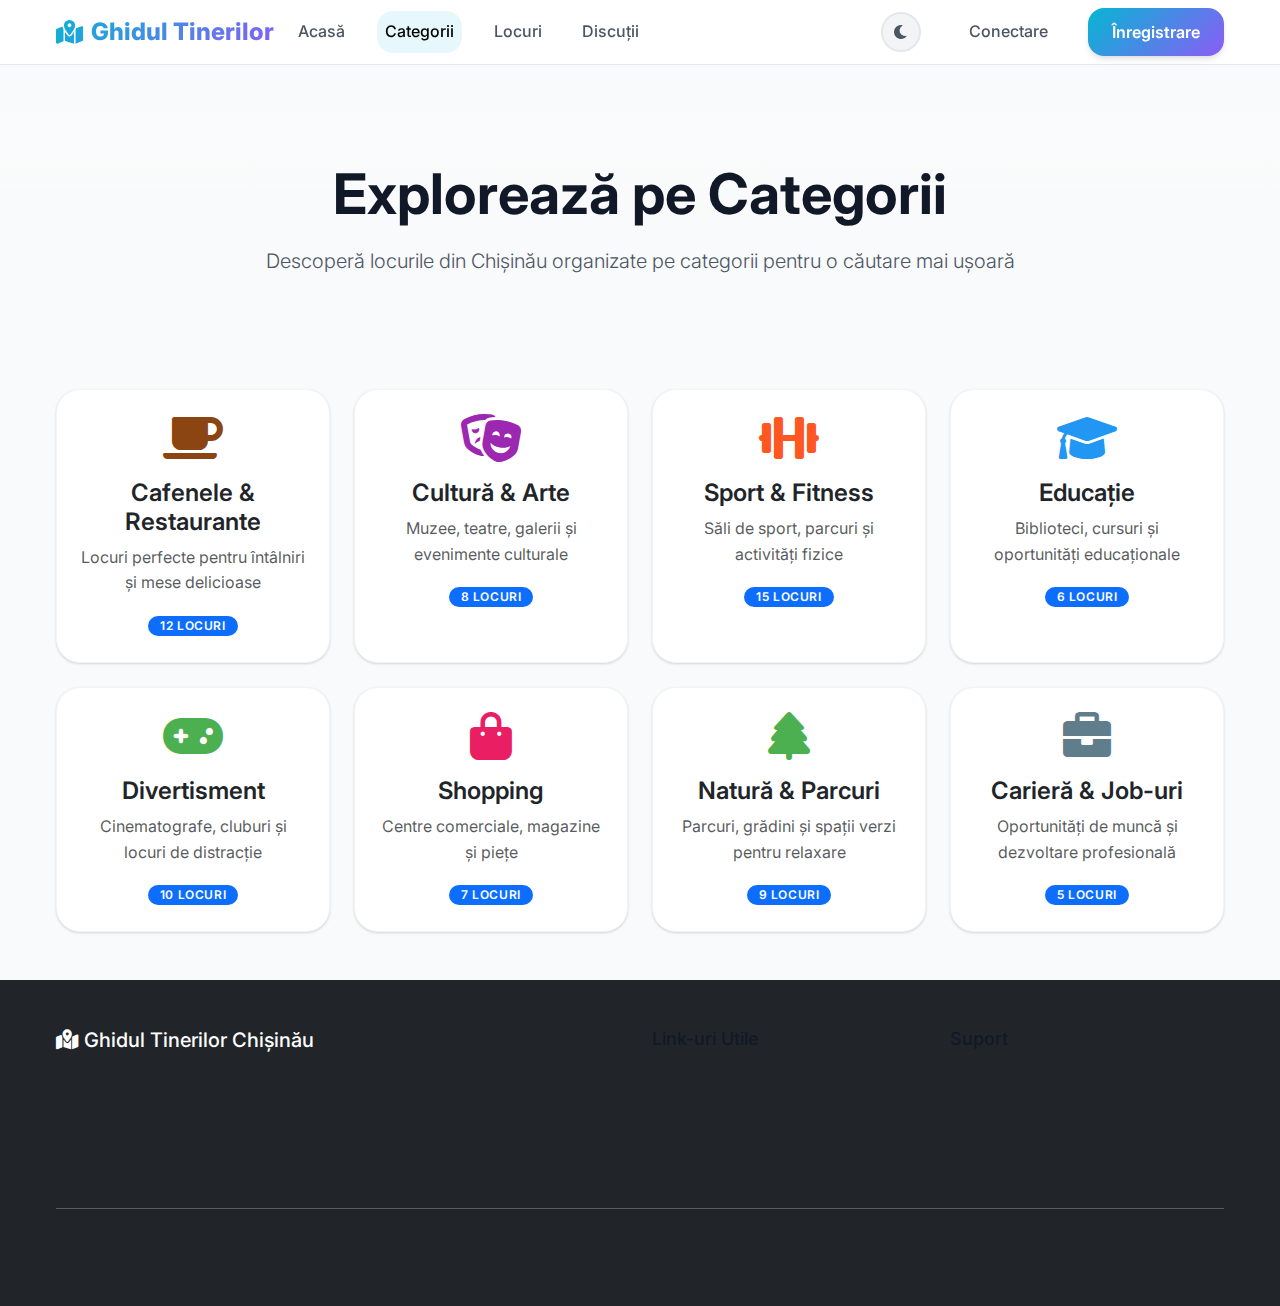
<file: chisinau-youth-guide/categories.html>
<!DOCTYPE html>
<html lang="ro">
<head>
    <meta charset="UTF-8">
    <meta name="viewport" content="width=device-width, initial-scale=1.0">
    <title>Categorii - Ghidul Tinerilor Chișinău</title>
    
    <link href="https://cdn.jsdelivr.net/npm/bootstrap@5.3.0/dist/css/bootstrap.min.css" rel="stylesheet">
    <link href="https://cdnjs.cloudflare.com/ajax/libs/font-awesome/6.0.0/css/all.min.css" rel="stylesheet">
    <link href="assets/css/style.css" rel="stylesheet">
</head>
<body>
    <!-- Navigation -->
    <nav class="navbar navbar-expand-lg fixed-top">
        <div class="container">
            <a class="navbar-brand" href="index.html">
                <i class="fas fa-map-marked-alt"></i>
                Ghidul Tinerilor
            </a>
            
            <button class="navbar-toggler" type="button" data-bs-toggle="collapse" data-bs-target="#navbarNav">
                <span class="navbar-toggler-icon"></span>
            </button>
            
            <div class="collapse navbar-collapse" id="navbarNav">
                <ul class="navbar-nav me-auto">
                    <li class="nav-item">
                        <a class="nav-link" href="index.html">Acasă</a>
                    </li>
                    <li class="nav-item">
                        <a class="nav-link active" href="categories.html">Categorii</a>
                    </li>
                    <li class="nav-item">
                        <a class="nav-link" href="places.html">Locuri</a>
                    </li>
                    <li class="nav-item">
                        <a class="nav-link" href="discussions.html">Discuții</a>
                    </li>
                </ul>
                
                <ul class="navbar-nav">
                    <li class="nav-item">
                        <button class="theme-toggle me-3" onclick="toggleTheme()" title="Schimbă tema">
                            <i class="fas fa-moon" id="theme-icon"></i>
                        </button>
                    </li>
                    <li class="nav-item">
                        <a class="nav-link" href="login.html">Conectare</a>
                    </li>
                    <li class="nav-item">
                        <a class="btn btn-primary ms-2" href="register.html">Înregistrare</a>
                    </li>
                </ul>
            </div>
        </div>
    </nav>

    <!-- Header -->
    <section class="py-5 mt-5 bg-gradient text-white">
        <div class="container">
            <div class="text-center">
                <h1 class="display-4 fw-bold mb-3">Explorează pe Categorii</h1>
                <p class="lead">Descoperă locurile din Chișinău organizate pe categorii pentru o căutare mai ușoară</p>
            </div>
        </div>
    </section>

    <!-- Categories Grid -->
    <section class="py-5">
        <div class="container">
            <div class="row g-4">
                <div class="col-md-6 col-lg-3">
                    <div class="card category-card h-100 fade-in" onclick="location.href='places.html?category=cafenele'">
                        <div class="card-body text-center">
                            <div class="category-icon mb-3">
                                <i class="fas fa-coffee" style="color: #8B4513; font-size: 3rem;"></i>
                            </div>
                            <h4 class="card-title">Cafenele & Restaurante</h4>
                            <p class="card-text text-muted">Locuri perfecte pentru întâlniri și mese delicioase</p>
                            <div class="mt-auto">
                                <span class="badge bg-primary">12 locuri</span>
                            </div>
                        </div>
                    </div>
                </div>

                <div class="col-md-6 col-lg-3">
                    <div class="card category-card h-100 fade-in" onclick="location.href='places.html?category=cultura'">
                        <div class="card-body text-center">
                            <div class="category-icon mb-3">
                                <i class="fas fa-theater-masks" style="color: #9C27B0; font-size: 3rem;"></i>
                            </div>
                            <h4 class="card-title">Cultură & Arte</h4>
                            <p class="card-text text-muted">Muzee, teatre, galerii și evenimente culturale</p>
                            <div class="mt-auto">
                                <span class="badge bg-primary">8 locuri</span>
                            </div>
                        </div>
                    </div>
                </div>

                <div class="col-md-6 col-lg-3">
                    <div class="card category-card h-100 fade-in" onclick="location.href='places.html?category=sport'">
                        <div class="card-body text-center">
                            <div class="category-icon mb-3">
                                <i class="fas fa-dumbbell" style="color: #FF5722; font-size: 3rem;"></i>
                            </div>
                            <h4 class="card-title">Sport & Fitness</h4>
                            <p class="card-text text-muted">Săli de sport, parcuri și activități fizice</p>
                            <div class="mt-auto">
                                <span class="badge bg-primary">15 locuri</span>
                            </div>
                        </div>
                    </div>
                </div>

                <div class="col-md-6 col-lg-3">
                    <div class="card category-card h-100 fade-in" onclick="location.href='places.html?category=educatie'">
                        <div class="card-body text-center">
                            <div class="category-icon mb-3">
                                <i class="fas fa-graduation-cap" style="color: #2196F3; font-size: 3rem;"></i>
                            </div>
                            <h4 class="card-title">Educație</h4>
                            <p class="card-text text-muted">Biblioteci, cursuri și oportunități educaționale</p>
                            <div class="mt-auto">
                                <span class="badge bg-primary">6 locuri</span>
                            </div>
                        </div>
                    </div>
                </div>

                <div class="col-md-6 col-lg-3">
                    <div class="card category-card h-100 fade-in" onclick="location.href='places.html?category=divertisment'">
                        <div class="card-body text-center">
                            <div class="category-icon mb-3">
                                <i class="fas fa-gamepad" style="color: #4CAF50; font-size: 3rem;"></i>
                            </div>
                            <h4 class="card-title">Divertisment</h4>
                            <p class="card-text text-muted">Cinematografe, cluburi și locuri de distracție</p>
                            <div class="mt-auto">
                                <span class="badge bg-primary">10 locuri</span>
                            </div>
                        </div>
                    </div>
                </div>

                <div class="col-md-6 col-lg-3">
                    <div class="card category-card h-100 fade-in" onclick="location.href='places.html?category=shopping'">
                        <div class="card-body text-center">
                            <div class="category-icon mb-3">
                                <i class="fas fa-shopping-bag" style="color: #E91E63; font-size: 3rem;"></i>
                            </div>
                            <h4 class="card-title">Shopping</h4>
                            <p class="card-text text-muted">Centre comerciale, magazine și piețe</p>
                            <div class="mt-auto">
                                <span class="badge bg-primary">7 locuri</span>
                            </div>
                        </div>
                    </div>
                </div>

                <div class="col-md-6 col-lg-3">
                    <div class="card category-card h-100 fade-in" onclick="location.href='places.html?category=natura'">
                        <div class="card-body text-center">
                            <div class="category-icon mb-3">
                                <i class="fas fa-tree" style="color: #4CAF50; font-size: 3rem;"></i>
                            </div>
                            <h4 class="card-title">Natură & Parcuri</h4>
                            <p class="card-text text-muted">Parcuri, grădini și spații verzi pentru relaxare</p>
                            <div class="mt-auto">
                                <span class="badge bg-primary">9 locuri</span>
                            </div>
                        </div>
                    </div>
                </div>

                <div class="col-md-6 col-lg-3">
                    <div class="card category-card h-100 fade-in" onclick="location.href='places.html?category=cariera'">
                        <div class="card-body text-center">
                            <div class="category-icon mb-3">
                                <i class="fas fa-briefcase" style="color: #607D8B; font-size: 3rem;"></i>
                            </div>
                            <h4 class="card-title">Carieră & Job-uri</h4>
                            <p class="card-text text-muted">Oportunități de muncă și dezvoltare profesională</p>
                            <div class="mt-auto">
                                <span class="badge bg-primary">5 locuri</span>
                            </div>
                        </div>
                    </div>
                </div>
            </div>
        </div>
    </section>

    <!-- Footer -->
    <footer class="bg-dark text-white py-5">
        <div class="container">
            <div class="row">
                <div class="col-md-6">
                    <h5 class="brand-title text-white">
                        <i class="fas fa-map-marked-alt"></i>
                        Ghidul Tinerilor Chișinău
                    </h5>
                    <p class="text-muted">Platforma ta pentru a descoperi și explora cele mai bune oportunități din Chișinău.</p>
                </div>
                
                <div class="col-md-3">
                    <h6>Link-uri Utile</h6>
                    <ul class="list-unstyled">
                        <li><a href="categories.html" class="text-muted">Categorii</a></li>
                        <li><a href="places.html" class="text-muted">Locuri</a></li>
                        <li><a href="discussions.html" class="text-muted">Discuții</a></li>
                        <li><a href="contact.html" class="text-muted">Contact</a></li>
                    </ul>
                </div>
                
                <div class="col-md-3">
                    <h6>Suport</h6>
                    <ul class="list-unstyled">
                        <li><a href="help.html" class="text-muted">Ajutor</a></li>
                        <li><a href="privacy.html" class="text-muted">Confidențialitate</a></li>
                        <li><a href="terms.html" class="text-muted">Termeni</a></li>
                    </ul>
                </div>
            </div>
            
            <hr class="my-4">
            
            <div class="row align-items-center">
                <div class="col-md-6">
                    <p class="mb-0 text-muted">&copy; 2024 Ghidul Tinerilor Chișinău. Toate drepturile rezervate.</p>
                </div>
                <div class="col-md-6 text-end">
                    <div class="social-links">
                        <a href="#" class="text-muted me-3"><i class="fab fa-facebook"></i></a>
                        <a href="#" class="text-muted me-3"><i class="fab fa-instagram"></i></a>
                        <a href="#" class="text-muted me-3"><i class="fab fa-telegram"></i></a>
                        <a href="#" class="text-muted"><i class="fab fa-tiktok"></i></a>
                    </div>
                </div>
            </div>
        </div>
    </footer>

    <!-- Scripts -->
    <script src="https://cdn.jsdelivr.net/npm/bootstrap@5.3.0/dist/js/bootstrap.bundle.min.js"></script>
    <script src="assets/js/main.js"></script>
</body>
</html>
</file>
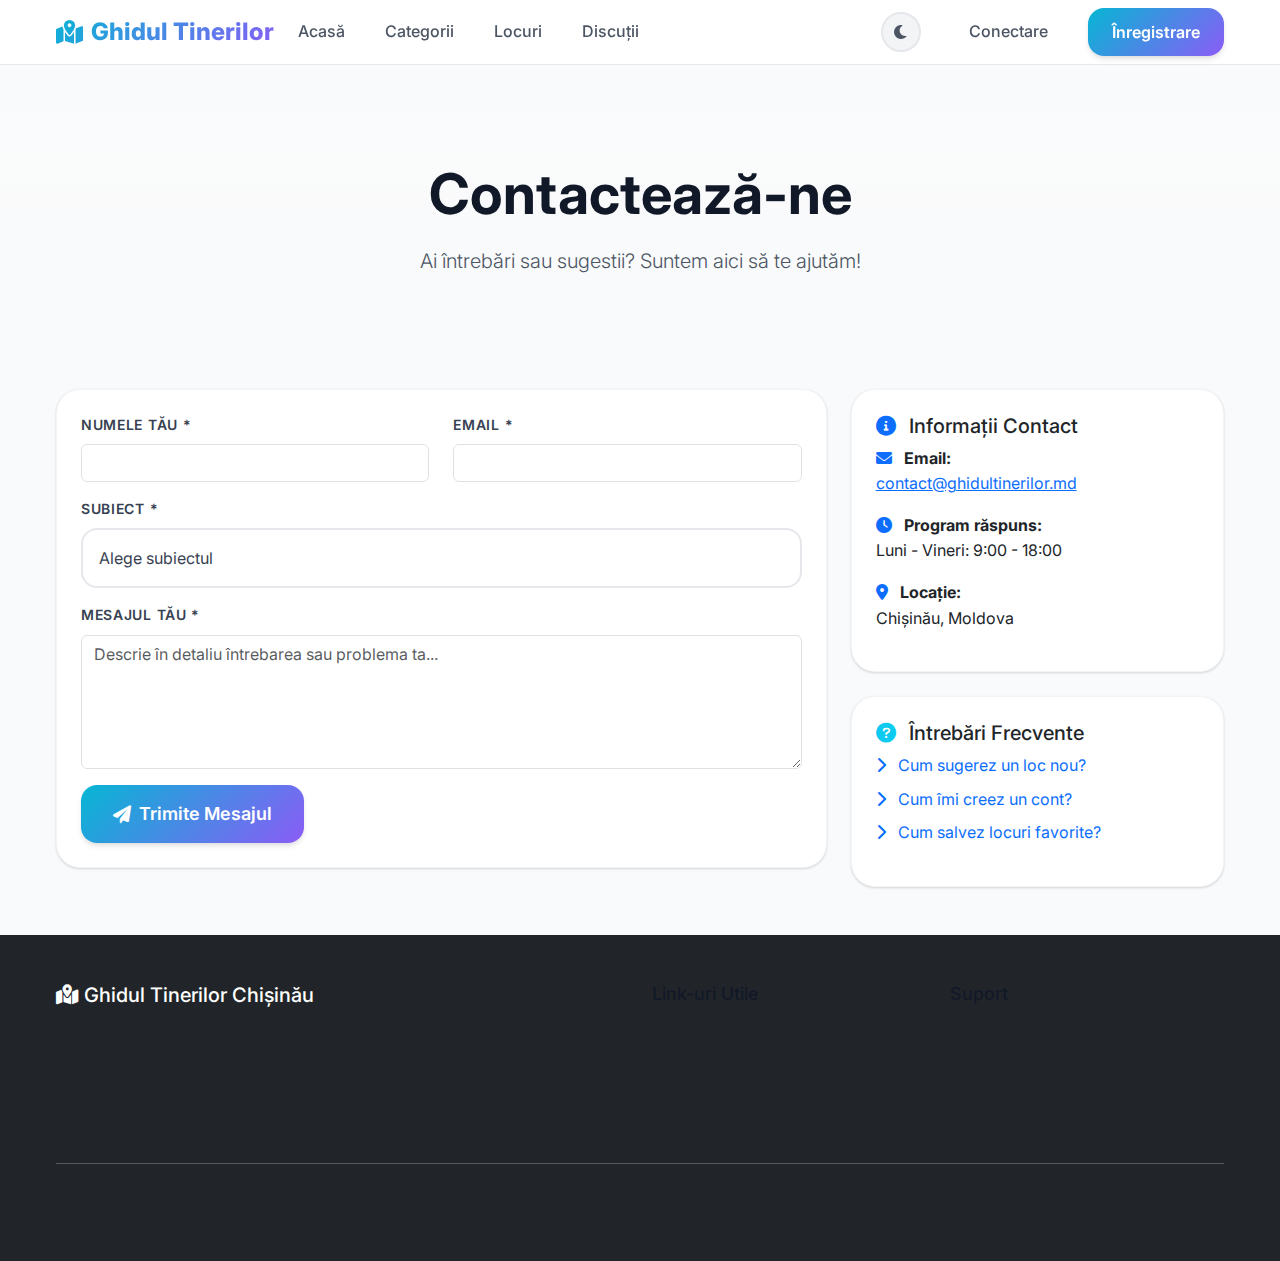
<file: chisinau-youth-guide/contact.html>
<!DOCTYPE html>
<html lang="ro">
<head>
    <meta charset="UTF-8">
    <meta name="viewport" content="width=device-width, initial-scale=1.0">
    <title>Contact - Ghidul Tinerilor Chișinău</title>
    
    <link href="https://cdn.jsdelivr.net/npm/bootstrap@5.3.0/dist/css/bootstrap.min.css" rel="stylesheet">
    <link href="https://cdnjs.cloudflare.com/ajax/libs/font-awesome/6.0.0/css/all.min.css" rel="stylesheet">
    <link href="assets/css/style.css" rel="stylesheet">
</head>
<body>
    <!-- Navigation -->
    <nav class="navbar navbar-expand-lg fixed-top">
        <div class="container">
            <a class="navbar-brand" href="index.html">
                <i class="fas fa-map-marked-alt"></i>
                Ghidul Tinerilor
            </a>
            
            <button class="navbar-toggler" type="button" data-bs-toggle="collapse" data-bs-target="#navbarNav">
                <span class="navbar-toggler-icon"></span>
            </button>
            
            <div class="collapse navbar-collapse" id="navbarNav">
                <ul class="navbar-nav me-auto">
                    <li class="nav-item">
                        <a class="nav-link" href="index.html">Acasă</a>
                    </li>
                    <li class="nav-item">
                        <a class="nav-link" href="categories.html">Categorii</a>
                    </li>
                    <li class="nav-item">
                        <a class="nav-link" href="places.html">Locuri</a>
                    </li>
                    <li class="nav-item">
                        <a class="nav-link" href="discussions.html">Discuții</a>
                    </li>
                </ul>
                
                <ul class="navbar-nav">
                    <li class="nav-item">
                        <button class="theme-toggle me-3" onclick="toggleTheme()" title="Schimbă tema">
                            <i class="fas fa-moon" id="theme-icon"></i>
                        </button>
                    </li>
                    <li class="nav-item">
                        <a class="nav-link" href="login.html">Conectare</a>
                    </li>
                    <li class="nav-item">
                        <a class="btn btn-primary ms-2" href="register.html">Înregistrare</a>
                    </li>
                </ul>
            </div>
        </div>
    </nav>

    <!-- Header -->
    <section class="py-5 mt-5 bg-gradient text-white">
        <div class="container">
            <div class="text-center">
                <h1 class="display-4 fw-bold mb-3">Contactează-ne</h1>
                <p class="lead">Ai întrebări sau sugestii? Suntem aici să te ajutăm!</p>
            </div>
        </div>
    </section>

    <!-- Contact Form -->
    <section class="py-5">
        <div class="container">
            <div class="row justify-content-center">
                <div class="col-lg-8">
                    <div class="card">
                        <div class="card-body p-4">
                            <form>
                                <div class="row">
                                    <div class="col-md-6 mb-3">
                                        <label for="name" class="form-label">Numele tău *</label>
                                        <input type="text" class="form-control" id="name" name="name" required>
                                    </div>
                                    <div class="col-md-6 mb-3">
                                        <label for="email" class="form-label">Email *</label>
                                        <input type="email" class="form-control" id="email" name="email" required>
                                    </div>
                                </div>
                                
                                <div class="mb-3">
                                    <label for="subject" class="form-label">Subiect *</label>
                                    <select class="form-select" id="subject" name="subject" required>
                                        <option value="">Alege subiectul</option>
                                        <option value="general">Întrebare generală</option>
                                        <option value="technical">Problemă tehnică</option>
                                        <option value="suggestion">Sugestie îmbunătățire</option>
                                        <option value="report">Raportare conținut</option>
                                        <option value="partnership">Parteneriat</option>
                                        <option value="other">Altceva</option>
                                    </select>
                                </div>
                                
                                <div class="mb-3">
                                    <label for="message" class="form-label">Mesajul tău *</label>
                                    <textarea class="form-control" id="message" name="message" rows="5" 
                                              placeholder="Descrie în detaliu întrebarea sau problema ta..." required></textarea>
                                </div>
                                
                                <button type="submit" class="btn btn-primary btn-lg" onclick="showContactSuccess()">
                                    <i class="fas fa-paper-plane"></i> Trimite Mesajul
                                </button>
                            </form>
                        </div>
                    </div>
                </div>
                
                <div class="col-lg-4">
                    <div class="card">
                        <div class="card-body">
                            <h5 class="card-title">
                                <i class="fas fa-info-circle text-primary me-2"></i>
                                Informații Contact
                            </h5>
                            
                            <div class="contact-info">
                                <div class="mb-3">
                                    <i class="fas fa-envelope text-primary me-2"></i>
                                    <strong>Email:</strong><br>
                                    <a href="mailto:contact@ghidultinerilor.md">contact@ghidultinerilor.md</a>
                                </div>
                                
                                <div class="mb-3">
                                    <i class="fas fa-clock text-primary me-2"></i>
                                    <strong>Program răspuns:</strong><br>
                                    Luni - Vineri: 9:00 - 18:00
                                </div>
                                
                                <div class="mb-3">
                                    <i class="fas fa-map-marker-alt text-primary me-2"></i>
                                    <strong>Locație:</strong><br>
                                    Chișinău, Moldova
                                </div>
                            </div>
                        </div>
                    </div>
                    
                    <div class="card mt-4">
                        <div class="card-body">
                            <h5 class="card-title">
                                <i class="fas fa-question-circle text-info me-2"></i>
                                Întrebări Frecvente
                            </h5>
                            <ul class="list-unstyled">
                                <li class="mb-2">
                                    <a href="help.html" class="text-decoration-none">
                                        <i class="fas fa-chevron-right me-2"></i>
                                        Cum sugerez un loc nou?
                                    </a>
                                </li>
                                <li class="mb-2">
                                    <a href="help.html" class="text-decoration-none">
                                        <i class="fas fa-chevron-right me-2"></i>
                                        Cum îmi creez un cont?
                                    </a>
                                </li>
                                <li class="mb-2">
                                    <a href="help.html" class="text-decoration-none">
                                        <i class="fas fa-chevron-right me-2"></i>
                                        Cum salvez locuri favorite?
                                    </a>
                                </li>
                            </ul>
                        </div>
                    </div>
                </div>
            </div>
        </div>
    </section>

    <!-- Footer -->
    <footer class="bg-dark text-white py-5">
        <div class="container">
            <div class="row">
                <div class="col-md-6">
                    <h5 class="brand-title text-white">
                        <i class="fas fa-map-marked-alt"></i>
                        Ghidul Tinerilor Chișinău
                    </h5>
                    <p class="text-muted">Platforma ta pentru a descoperi și explora cele mai bune oportunități din Chișinău.</p>
                </div>
                
                <div class="col-md-3">
                    <h6>Link-uri Utile</h6>
                    <ul class="list-unstyled">
                        <li><a href="categories.html" class="text-muted">Categorii</a></li>
                        <li><a href="places.html" class="text-muted">Locuri</a></li>
                        <li><a href="discussions.html" class="text-muted">Discuții</a></li>
                        <li><a href="contact.html" class="text-muted">Contact</a></li>
                    </ul>
                </div>
                
                <div class="col-md-3">
                    <h6>Suport</h6>
                    <ul class="list-unstyled">
                        <li><a href="help.html" class="text-muted">Ajutor</a></li>
                        <li><a href="privacy.html" class="text-muted">Confidențialitate</a></li>
                        <li><a href="terms.html" class="text-muted">Termeni</a></li>
                    </ul>
                </div>
            </div>
            
            <hr class="my-4">
            
            <div class="row align-items-center">
                <div class="col-md-6">
                    <p class="mb-0 text-muted">&copy; 2024 Ghidul Tinerilor Chișinău. Toate drepturile rezervate.</p>
                </div>
                <div class="col-md-6 text-end">
                    <div class="social-links">
                        <a href="#" class="text-muted me-3"><i class="fab fa-facebook"></i></a>
                        <a href="#" class="text-muted me-3"><i class="fab fa-instagram"></i></a>
                        <a href="#" class="text-muted me-3"><i class="fab fa-telegram"></i></a>
                        <a href="#" class="text-muted"><i class="fab fa-tiktok"></i></a>
                    </div>
                </div>
            </div>
        </div>
    </footer>

    <!-- Scripts -->
    <script src="https://cdn.jsdelivr.net/npm/bootstrap@5.3.0/dist/js/bootstrap.bundle.min.js"></script>
    <script src="assets/js/main.js"></script>
    
    <script>
        function showContactSuccess() {
            event.preventDefault();
            alert('Mulțumim pentru mesaj! Îți vom răspunde în curând.');
        }
    </script>
</body>
</html>
</file>
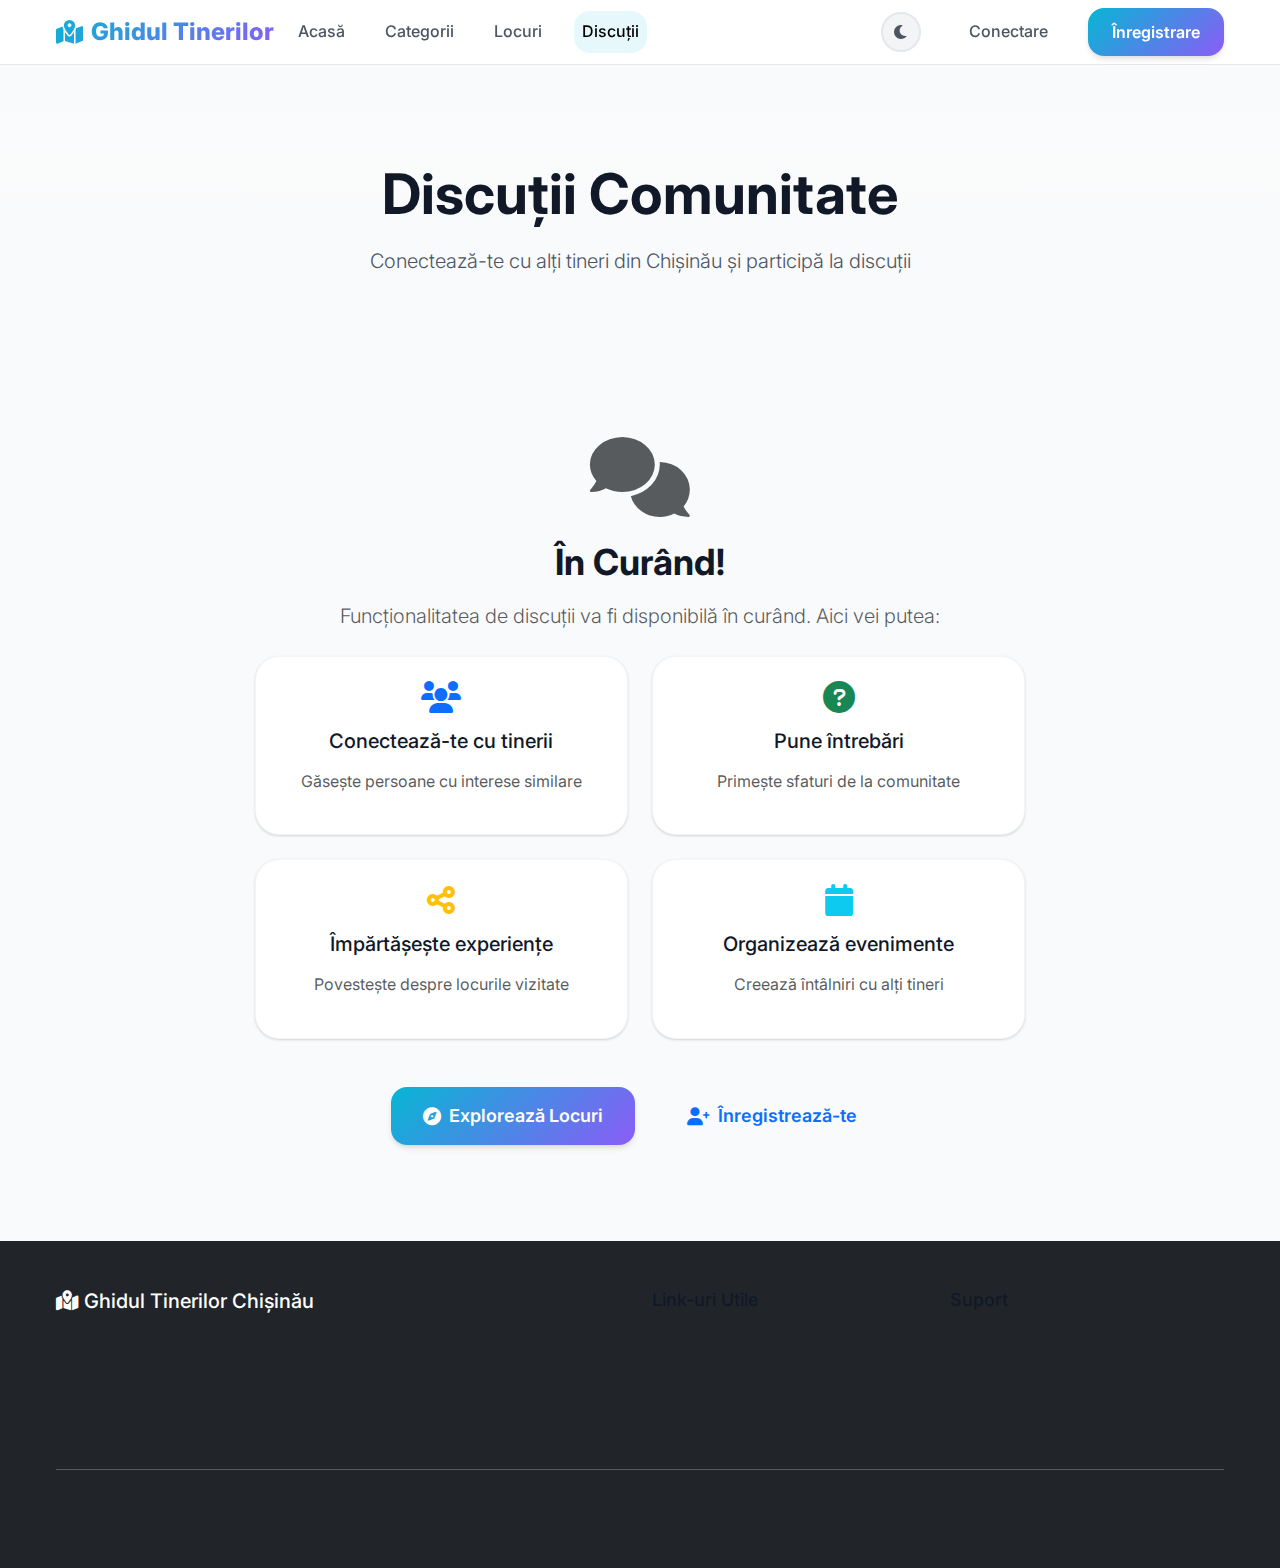
<file: chisinau-youth-guide/discussions.html>
<!DOCTYPE html>
<html lang="ro">
<head>
    <meta charset="UTF-8">
    <meta name="viewport" content="width=device-width, initial-scale=1.0">
    <title>Discuții - Ghidul Tinerilor Chișinău</title>
    
    <link href="https://cdn.jsdelivr.net/npm/bootstrap@5.3.0/dist/css/bootstrap.min.css" rel="stylesheet">
    <link href="https://cdnjs.cloudflare.com/ajax/libs/font-awesome/6.0.0/css/all.min.css" rel="stylesheet">
    <link href="assets/css/style.css" rel="stylesheet">
</head>
<body>
    <!-- Navigation -->
    <nav class="navbar navbar-expand-lg fixed-top">
        <div class="container">
            <a class="navbar-brand" href="index.html">
                <i class="fas fa-map-marked-alt"></i>
                Ghidul Tinerilor
            </a>
            
            <button class="navbar-toggler" type="button" data-bs-toggle="collapse" data-bs-target="#navbarNav">
                <span class="navbar-toggler-icon"></span>
            </button>
            
            <div class="collapse navbar-collapse" id="navbarNav">
                <ul class="navbar-nav me-auto">
                    <li class="nav-item">
                        <a class="nav-link" href="index.html">Acasă</a>
                    </li>
                    <li class="nav-item">
                        <a class="nav-link" href="categories.html">Categorii</a>
                    </li>
                    <li class="nav-item">
                        <a class="nav-link" href="places.html">Locuri</a>
                    </li>
                    <li class="nav-item">
                        <a class="nav-link active" href="discussions.html">Discuții</a>
                    </li>
                </ul>
                
                <ul class="navbar-nav">
                    <li class="nav-item">
                        <button class="theme-toggle me-3" onclick="toggleTheme()" title="Schimbă tema">
                            <i class="fas fa-moon" id="theme-icon"></i>
                        </button>
                    </li>
                    <li class="nav-item">
                        <a class="nav-link" href="login.html">Conectare</a>
                    </li>
                    <li class="nav-item">
                        <a class="btn btn-primary ms-2" href="register.html">Înregistrare</a>
                    </li>
                </ul>
            </div>
        </div>
    </nav>

    <!-- Header -->
    <section class="py-5 mt-5 bg-gradient text-white">
        <div class="container">
            <div class="text-center">
                <h1 class="display-4 fw-bold mb-3">Discuții Comunitate</h1>
                <p class="lead">Conectează-te cu alți tineri din Chișinău și participă la discuții</p>
            </div>
        </div>
    </section>

    <!-- Coming Soon -->
    <section class="py-5">
        <div class="container">
            <div class="text-center py-5">
                <i class="fas fa-comments fa-5x text-muted mb-4"></i>
                <h2 class="mb-3">În Curând!</h2>
                <p class="lead text-muted mb-4">Funcționalitatea de discuții va fi disponibilă în curând. Aici vei putea:</p>
                
                <div class="row justify-content-center">
                    <div class="col-md-8">
                        <div class="row g-4">
                            <div class="col-md-6">
                                <div class="card h-100">
                                    <div class="card-body text-center">
                                        <i class="fas fa-users text-primary fa-2x mb-3"></i>
                                        <h5>Conectează-te cu tinerii</h5>
                                        <p class="text-muted">Găsește persoane cu interese similare</p>
                                    </div>
                                </div>
                            </div>
                            <div class="col-md-6">
                                <div class="card h-100">
                                    <div class="card-body text-center">
                                        <i class="fas fa-question-circle text-success fa-2x mb-3"></i>
                                        <h5>Pune întrebări</h5>
                                        <p class="text-muted">Primește sfaturi de la comunitate</p>
                                    </div>
                                </div>
                            </div>
                            <div class="col-md-6">
                                <div class="card h-100">
                                    <div class="card-body text-center">
                                        <i class="fas fa-share-alt text-warning fa-2x mb-3"></i>
                                        <h5>Împărtășește experiențe</h5>
                                        <p class="text-muted">Povestește despre locurile vizitate</p>
                                    </div>
                                </div>
                            </div>
                            <div class="col-md-6">
                                <div class="card h-100">
                                    <div class="card-body text-center">
                                        <i class="fas fa-calendar text-info fa-2x mb-3"></i>
                                        <h5>Organizează evenimente</h5>
                                        <p class="text-muted">Creează întâlniri cu alți tineri</p>
                                    </div>
                                </div>
                            </div>
                        </div>
                    </div>
                </div>
                
                <div class="mt-5">
                    <a href="places.html" class="btn btn-primary btn-lg me-3">
                        <i class="fas fa-compass"></i> Explorează Locuri
                    </a>
                    <a href="register.html" class="btn btn-outline-primary btn-lg">
                        <i class="fas fa-user-plus"></i> Înregistrează-te
                    </a>
                </div>
            </div>
        </div>
    </section>

    <!-- Footer -->
    <footer class="bg-dark text-white py-5">
        <div class="container">
            <div class="row">
                <div class="col-md-6">
                    <h5 class="brand-title text-white">
                        <i class="fas fa-map-marked-alt"></i>
                        Ghidul Tinerilor Chișinău
                    </h5>
                    <p class="text-muted">Platforma ta pentru a descoperi și explora cele mai bune oportunități din Chișinău.</p>
                </div>
                
                <div class="col-md-3">
                    <h6>Link-uri Utile</h6>
                    <ul class="list-unstyled">
                        <li><a href="categories.html" class="text-muted">Categorii</a></li>
                        <li><a href="places.html" class="text-muted">Locuri</a></li>
                        <li><a href="discussions.html" class="text-muted">Discuții</a></li>
                        <li><a href="contact.html" class="text-muted">Contact</a></li>
                    </ul>
                </div>
                
                <div class="col-md-3">
                    <h6>Suport</h6>
                    <ul class="list-unstyled">
                        <li><a href="help.html" class="text-muted">Ajutor</a></li>
                        <li><a href="privacy.html" class="text-muted">Confidențialitate</a></li>
                        <li><a href="terms.html" class="text-muted">Termeni</a></li>
                    </ul>
                </div>
            </div>
            
            <hr class="my-4">
            
            <div class="row align-items-center">
                <div class="col-md-6">
                    <p class="mb-0 text-muted">&copy; 2024 Ghidul Tinerilor Chișinău. Toate drepturile rezervate.</p>
                </div>
                <div class="col-md-6 text-end">
                    <div class="social-links">
                        <a href="#" class="text-muted me-3"><i class="fab fa-facebook"></i></a>
                        <a href="#" class="text-muted me-3"><i class="fab fa-instagram"></i></a>
                        <a href="#" class="text-muted me-3"><i class="fab fa-telegram"></i></a>
                        <a href="#" class="text-muted"><i class="fab fa-tiktok"></i></a>
                    </div>
                </div>
            </div>
        </div>
    </footer>

    <!-- Scripts -->
    <script src="https://cdn.jsdelivr.net/npm/bootstrap@5.3.0/dist/js/bootstrap.bundle.min.js"></script>
    <script src="assets/js/main.js"></script>
</body>
</html>
</file>
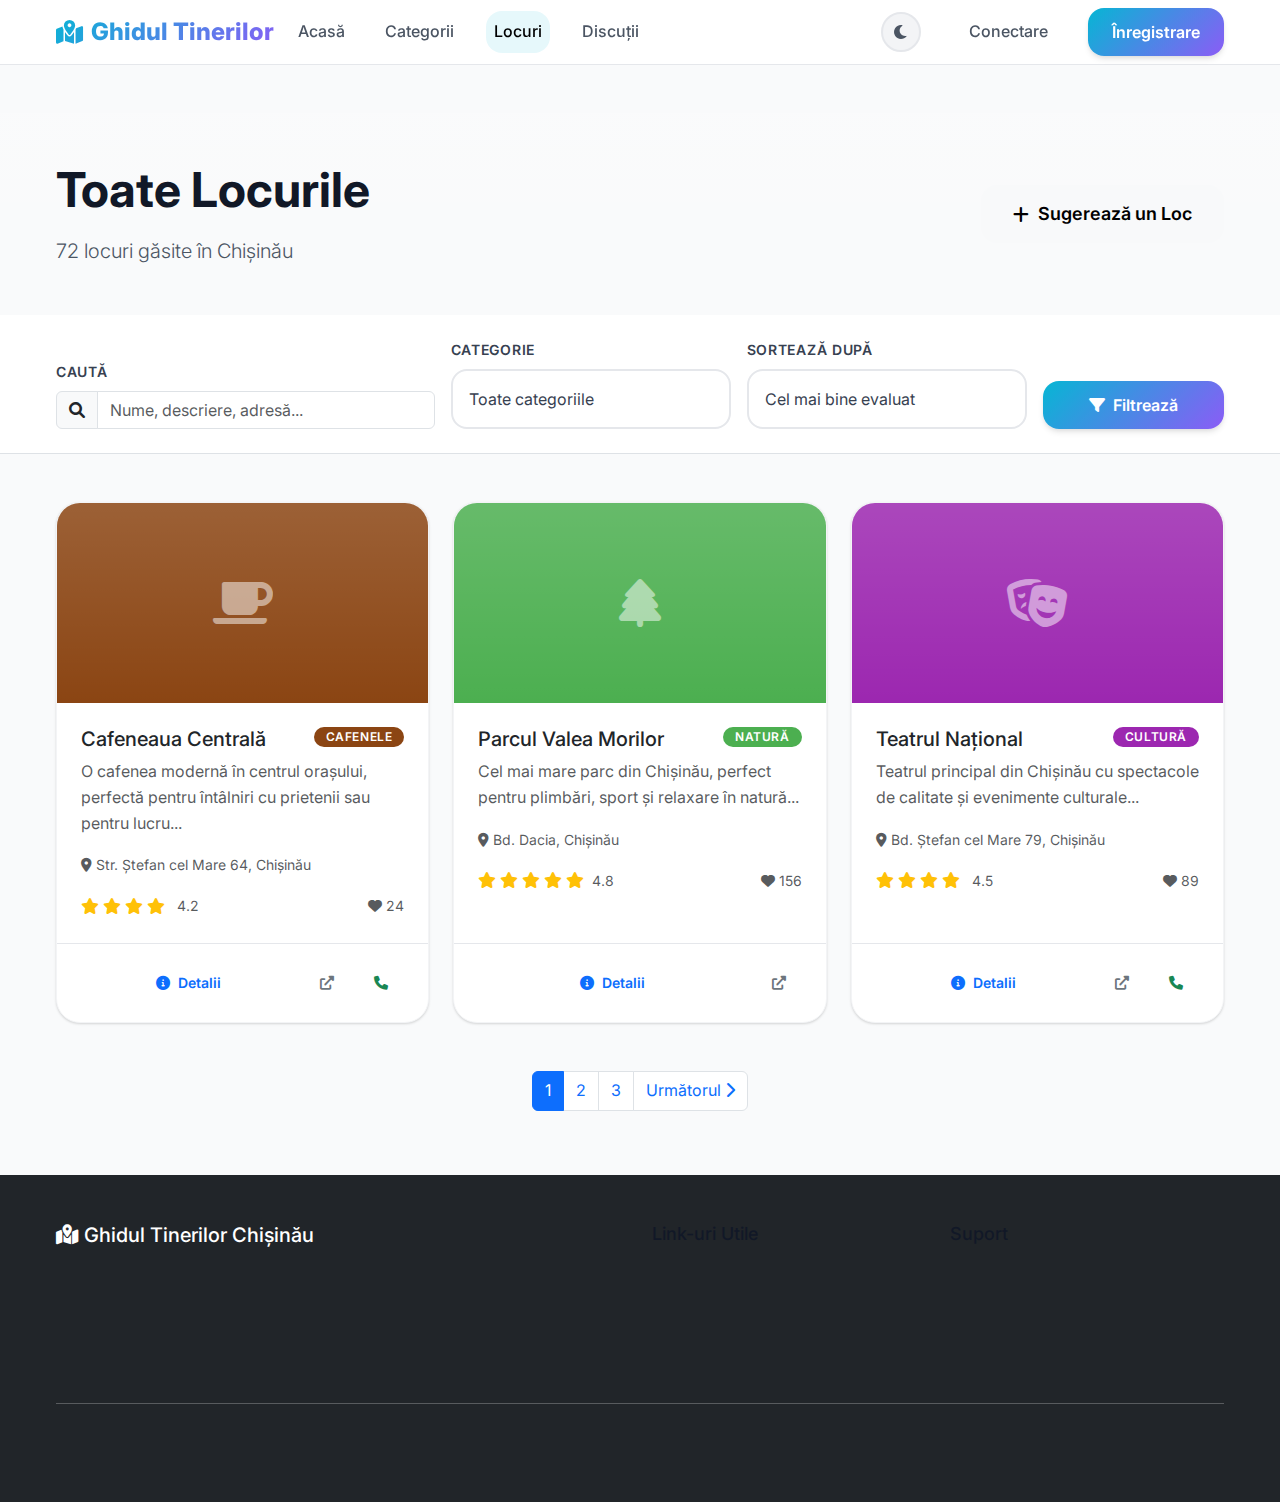
<file: chisinau-youth-guide/places.html>
<!DOCTYPE html>
<html lang="ro">
<head>
    <meta charset="UTF-8">
    <meta name="viewport" content="width=device-width, initial-scale=1.0">
    <title>Locuri în Chișinău - Ghidul Tinerilor</title>
    
    <link href="https://cdn.jsdelivr.net/npm/bootstrap@5.3.0/dist/css/bootstrap.min.css" rel="stylesheet">
    <link href="https://cdnjs.cloudflare.com/ajax/libs/font-awesome/6.0.0/css/all.min.css" rel="stylesheet">
    <link href="assets/css/style.css" rel="stylesheet">
</head>
<body>
    <!-- Navigation -->
    <nav class="navbar navbar-expand-lg fixed-top">
        <div class="container">
            <a class="navbar-brand" href="index.html">
                <i class="fas fa-map-marked-alt"></i>
                Ghidul Tinerilor
            </a>
            
            <button class="navbar-toggler" type="button" data-bs-toggle="collapse" data-bs-target="#navbarNav">
                <span class="navbar-toggler-icon"></span>
            </button>
            
            <div class="collapse navbar-collapse" id="navbarNav">
                <ul class="navbar-nav me-auto">
                    <li class="nav-item">
                        <a class="nav-link" href="index.html">Acasă</a>
                    </li>
                    <li class="nav-item">
                        <a class="nav-link" href="categories.html">Categorii</a>
                    </li>
                    <li class="nav-item">
                        <a class="nav-link active" href="places.html">Locuri</a>
                    </li>
                    <li class="nav-item">
                        <a class="nav-link" href="discussions.html">Discuții</a>
                    </li>
                </ul>
                
                <ul class="navbar-nav">
                    <li class="nav-item">
                        <button class="theme-toggle me-3" onclick="toggleTheme()" title="Schimbă tema">
                            <i class="fas fa-moon" id="theme-icon"></i>
                        </button>
                    </li>
                    <li class="nav-item">
                        <a class="nav-link" href="login.html">Conectare</a>
                    </li>
                    <li class="nav-item">
                        <a class="btn btn-primary ms-2" href="register.html">Înregistrare</a>
                    </li>
                </ul>
            </div>
        </div>
    </nav>

    <!-- Header Section -->
    <section class="py-5 mt-5 bg-gradient text-white">
        <div class="container">
            <div class="row align-items-center">
                <div class="col-lg-8">
                    <h1 class="display-5 fw-bold mb-3">Toate Locurile</h1>
                    <p class="lead mb-0">72 locuri găsite în Chișinău</p>
                </div>
                <div class="col-lg-4 text-lg-end">
                    <a href="suggest-place.html" class="btn btn-light btn-lg">
                        <i class="fas fa-plus"></i> Sugerează un Loc
                    </a>
                </div>
            </div>
        </div>
    </section>

    <!-- Filters and Search -->
    <section class="py-4 bg-white border-bottom">
        <div class="container">
            <form class="row g-3 align-items-end">
                <!-- Search -->
                <div class="col-md-4">
                    <label for="search" class="form-label">Caută</label>
                    <div class="input-group">
                        <span class="input-group-text">
                            <i class="fas fa-search"></i>
                        </span>
                        <input type="text" class="form-control" id="search" name="search" 
                               placeholder="Nume, descriere, adresă...">
                    </div>
                </div>

                <!-- Category Filter -->
                <div class="col-md-3">
                    <label for="category" class="form-label">Categorie</label>
                    <select class="form-select" id="category" name="category">
                        <option value="0">Toate categoriile</option>
                        <option value="1">Cafenele & Restaurante</option>
                        <option value="2">Cultură & Arte</option>
                        <option value="3">Sport & Fitness</option>
                        <option value="4">Educație</option>
                        <option value="5">Divertisment</option>
                        <option value="6">Shopping</option>
                        <option value="7">Natură & Parcuri</option>
                        <option value="8">Carieră & Job-uri</option>
                    </select>
                </div>

                <!-- Sort -->
                <div class="col-md-3">
                    <label for="sort" class="form-label">Sortează după</label>
                    <select class="form-select" id="sort" name="sort">
                        <option value="rating">Cel mai bine evaluat</option>
                        <option value="name">Nume A-Z</option>
                        <option value="newest">Cel mai recent</option>
                    </select>
                </div>

                <!-- Submit -->
                <div class="col-md-2">
                    <button type="submit" class="btn btn-primary w-100">
                        <i class="fas fa-filter"></i> Filtrează
                    </button>
                </div>
            </form>
        </div>
    </section>

    <!-- Places Grid -->
    <section class="py-5">
        <div class="container">
            <div class="row g-4">
                <!-- Sample Place 1 -->
                <div class="col-md-6 col-lg-4">
                    <div class="card place-card h-100 fade-in">
                        <div class="card-img-top bg-gradient d-flex align-items-center justify-content-center" 
                             style="height: 200px; background: #8B4513;">
                            <i class="fas fa-coffee text-white" style="font-size: 3rem; opacity: 0.5;"></i>
                        </div>
                        
                        <div class="card-body">
                            <div class="d-flex justify-content-between align-items-start mb-2">
                                <h5 class="card-title mb-0">
                                    <a href="place-detail.html" class="text-decoration-none text-dark">
                                        Cafeneaua Centrală
                                    </a>
                                </h5>
                                <span class="badge ms-2" style="background-color: #8B4513;">
                                    Cafenele
                                </span>
                            </div>
                            
                            <p class="card-text text-muted">
                                O cafenea modernă în centrul orașului, perfectă pentru întâlniri cu prietenii sau pentru lucru...
                            </p>
                            
                            <p class="card-text">
                                <small class="text-muted">
                                    <i class="fas fa-map-marker-alt"></i> 
                                    Str. Ștefan cel Mare 64, Chișinău
                                </small>
                            </p>
                            
                            <div class="d-flex justify-content-between align-items-center">
                                <div class="d-flex align-items-center">
                                    <div class="text-warning me-2">
                                        <i class="fas fa-star"></i>
                                        <i class="fas fa-star"></i>
                                        <i class="fas fa-star"></i>
                                        <i class="fas fa-star"></i>
                                        <i class="fas fa-star-o"></i>
                                    </div>
                                    <small class="text-muted">4.2</small>
                                </div>
                                
                                <small class="text-muted">
                                    <i class="fas fa-heart"></i> 24
                                </small>
                            </div>
                        </div>
                        
                        <div class="card-footer bg-transparent">
                            <div class="d-flex gap-2">
                                <a href="place-detail.html" class="btn btn-outline-primary btn-sm flex-fill">
                                    <i class="fas fa-info-circle"></i> Detalii
                                </a>
                                <a href="#" class="btn btn-outline-secondary btn-sm">
                                    <i class="fas fa-external-link-alt"></i>
                                </a>
                                <a href="tel:+37322123456" class="btn btn-outline-success btn-sm">
                                    <i class="fas fa-phone"></i>
                                </a>
                            </div>
                        </div>
                    </div>
                </div>

                <!-- Sample Place 2 -->
                <div class="col-md-6 col-lg-4">
                    <div class="card place-card h-100 fade-in">
                        <div class="card-img-top bg-gradient d-flex align-items-center justify-content-center" 
                             style="height: 200px; background: #4CAF50;">
                            <i class="fas fa-tree text-white" style="font-size: 3rem; opacity: 0.5;"></i>
                        </div>
                        
                        <div class="card-body">
                            <div class="d-flex justify-content-between align-items-start mb-2">
                                <h5 class="card-title mb-0">
                                    <a href="place-detail.html" class="text-decoration-none text-dark">
                                        Parcul Valea Morilor
                                    </a>
                                </h5>
                                <span class="badge ms-2" style="background-color: #4CAF50;">
                                    Natură
                                </span>
                            </div>
                            
                            <p class="card-text text-muted">
                                Cel mai mare parc din Chișinău, perfect pentru plimbări, sport și relaxare în natură...
                            </p>
                            
                            <p class="card-text">
                                <small class="text-muted">
                                    <i class="fas fa-map-marker-alt"></i> 
                                    Bd. Dacia, Chișinău
                                </small>
                            </p>
                            
                            <div class="d-flex justify-content-between align-items-center">
                                <div class="d-flex align-items-center">
                                    <div class="text-warning me-2">
                                        <i class="fas fa-star"></i>
                                        <i class="fas fa-star"></i>
                                        <i class="fas fa-star"></i>
                                        <i class="fas fa-star"></i>
                                        <i class="fas fa-star"></i>
                                    </div>
                                    <small class="text-muted">4.8</small>
                                </div>
                                
                                <small class="text-muted">
                                    <i class="fas fa-heart"></i> 156
                                </small>
                            </div>
                        </div>
                        
                        <div class="card-footer bg-transparent">
                            <div class="d-flex gap-2">
                                <a href="place-detail.html" class="btn btn-outline-primary btn-sm flex-fill">
                                    <i class="fas fa-info-circle"></i> Detalii
                                </a>
                                <a href="#" class="btn btn-outline-secondary btn-sm">
                                    <i class="fas fa-external-link-alt"></i>
                                </a>
                            </div>
                        </div>
                    </div>
                </div>

                <!-- Sample Place 3 -->
                <div class="col-md-6 col-lg-4">
                    <div class="card place-card h-100 fade-in">
                        <div class="card-img-top bg-gradient d-flex align-items-center justify-content-center" 
                             style="height: 200px; background: #9C27B0;">
                            <i class="fas fa-theater-masks text-white" style="font-size: 3rem; opacity: 0.5;"></i>
                        </div>
                        
                        <div class="card-body">
                            <div class="d-flex justify-content-between align-items-start mb-2">
                                <h5 class="card-title mb-0">
                                    <a href="place-detail.html" class="text-decoration-none text-dark">
                                        Teatrul Național
                                    </a>
                                </h5>
                                <span class="badge ms-2" style="background-color: #9C27B0;">
                                    Cultură
                                </span>
                            </div>
                            
                            <p class="card-text text-muted">
                                Teatrul principal din Chișinău cu spectacole de calitate și evenimente culturale...
                            </p>
                            
                            <p class="card-text">
                                <small class="text-muted">
                                    <i class="fas fa-map-marker-alt"></i> 
                                    Bd. Ștefan cel Mare 79, Chișinău
                                </small>
                            </p>
                            
                            <div class="d-flex justify-content-between align-items-center">
                                <div class="d-flex align-items-center">
                                    <div class="text-warning me-2">
                                        <i class="fas fa-star"></i>
                                        <i class="fas fa-star"></i>
                                        <i class="fas fa-star"></i>
                                        <i class="fas fa-star"></i>
                                        <i class="fas fa-star-o"></i>
                                    </div>
                                    <small class="text-muted">4.5</small>
                                </div>
                                
                                <small class="text-muted">
                                    <i class="fas fa-heart"></i> 89
                                </small>
                            </div>
                        </div>
                        
                        <div class="card-footer bg-transparent">
                            <div class="d-flex gap-2">
                                <a href="place-detail.html" class="btn btn-outline-primary btn-sm flex-fill">
                                    <i class="fas fa-info-circle"></i> Detalii
                                </a>
                                <a href="#" class="btn btn-outline-secondary btn-sm">
                                    <i class="fas fa-external-link-alt"></i>
                                </a>
                                <a href="tel:+37322123789" class="btn btn-outline-success btn-sm">
                                    <i class="fas fa-phone"></i>
                                </a>
                            </div>
                        </div>
                    </div>
                </div>

                <!-- Add more sample places as needed -->
            </div>

            <!-- Pagination -->
            <nav aria-label="Paginare locuri" class="mt-5">
                <ul class="pagination justify-content-center">
                    <li class="page-item active">
                        <a class="page-link" href="#">1</a>
                    </li>
                    <li class="page-item">
                        <a class="page-link" href="#">2</a>
                    </li>
                    <li class="page-item">
                        <a class="page-link" href="#">3</a>
                    </li>
                    <li class="page-item">
                        <a class="page-link" href="#">
                            Următorul <i class="fas fa-chevron-right"></i>
                        </a>
                    </li>
                </ul>
            </nav>
        </div>
    </section>

    <!-- Footer -->
    <footer class="bg-dark text-white py-5">
        <div class="container">
            <div class="row">
                <div class="col-md-6">
                    <h5 class="brand-title text-white">
                        <i class="fas fa-map-marked-alt"></i>
                        Ghidul Tinerilor Chișinău
                    </h5>
                    <p class="text-muted">Platforma ta pentru a descoperi și explora cele mai bune oportunități din Chișinău.</p>
                </div>
                
                <div class="col-md-3">
                    <h6>Link-uri Utile</h6>
                    <ul class="list-unstyled">
                        <li><a href="categories.html" class="text-muted">Categorii</a></li>
                        <li><a href="places.html" class="text-muted">Locuri</a></li>
                        <li><a href="discussions.html" class="text-muted">Discuții</a></li>
                        <li><a href="contact.html" class="text-muted">Contact</a></li>
                    </ul>
                </div>
                
                <div class="col-md-3">
                    <h6>Suport</h6>
                    <ul class="list-unstyled">
                        <li><a href="help.html" class="text-muted">Ajutor</a></li>
                        <li><a href="privacy.html" class="text-muted">Confidențialitate</a></li>
                        <li><a href="terms.html" class="text-muted">Termeni</a></li>
                    </ul>
                </div>
            </div>
            
            <hr class="my-4">
            
            <div class="row align-items-center">
                <div class="col-md-6">
                    <p class="mb-0 text-muted">&copy; 2024 Ghidul Tinerilor Chișinău. Toate drepturile rezervate.</p>
                </div>
                <div class="col-md-6 text-end">
                    <div class="social-links">
                        <a href="#" class="text-muted me-3"><i class="fab fa-facebook"></i></a>
                        <a href="#" class="text-muted me-3"><i class="fab fa-instagram"></i></a>
                        <a href="#" class="text-muted me-3"><i class="fab fa-telegram"></i></a>
                        <a href="#" class="text-muted"><i class="fab fa-tiktok"></i></a>
                    </div>
                </div>
            </div>
        </div>
    </footer>

    <!-- Scripts -->
    <script src="https://cdn.jsdelivr.net/npm/bootstrap@5.3.0/dist/js/bootstrap.bundle.min.js"></script>
    <script src="assets/js/main.js"></script>
</body>
</html>
</file>
<file: chisinau-youth-guide/assets/css/style.css>
/* Modern Chișinău Youth Guide - Fresh & Youthful Design */

@import url("https://fonts.googleapis.com/css2?family=Inter:wght@300;400;500;600;700;800&display=swap");

:root {
  /* Fresh, Youthful Color Palette */
  --primary: #06b6d4; /* Bright Teal */
  --primary-dark: #0891b2; /* Dark Teal */
  --primary-light: #67e8f9; /* Light Teal */

  --secondary: #8b5cf6; /* Purple */
  --secondary-dark: #7c3aed; /* Dark Purple */
  --secondary-light: #c4b5fd; /* Light Purple */

  --accent: #10b981; /* Emerald Green */
  --accent-dark: #059669; /* Dark Green */
  --accent-light: #6ee7b7; /* Light Green */

  --coral: #f97316; /* Coral Orange */
  --coral-dark: #ea580c; /* Dark Coral */
  --coral-light: #fed7aa; /* Light Coral */

  --pink: #ec4899; /* Hot Pink */
  --pink-dark: #db2777; /* Dark Pink */
  --pink-light: #f9a8d4; /* Light Pink */

  /* Neutral Colors */
  --white: #ffffff;
  --gray-50: #f9fafb;
  --gray-100: #f3f4f6;
  --gray-200: #e5e7eb;
  --gray-300: #d1d5db;
  --gray-400: #9ca3af;
  --gray-500: #6b7280;
  --gray-600: #4b5563;
  --gray-700: #374151;
  --gray-800: #1f2937;
  --gray-900: #111827;

  /* Dark Mode Colors */
  --dark-bg: #0f172a;
  --dark-surface: #1e293b;
  --dark-border: #334155;
  --dark-text: #f1f5f9;

  /* Gradients */
  --gradient-primary: linear-gradient(135deg, var(--primary) 0%, var(--secondary) 100%);
  --gradient-accent: linear-gradient(135deg, var(--accent) 0%, var(--primary) 100%);
  --gradient-warm: linear-gradient(135deg, var(--coral) 0%, var(--pink) 100%);
  --gradient-cool: linear-gradient(135deg, var(--primary) 0%, var(--accent) 100%);
  --gradient-hero: linear-gradient(135deg, var(--primary) 0%, var(--secondary) 50%, var(--pink) 100%);

  /* Shadows */
  --shadow-sm: 0 1px 2px 0 rgba(0, 0, 0, 0.05);
  --shadow: 0 1px 3px 0 rgba(0, 0, 0, 0.1), 0 1px 2px 0 rgba(0, 0, 0, 0.06);
  --shadow-md: 0 4px 6px -1px rgba(0, 0, 0, 0.1), 0 2px 4px -1px rgba(0, 0, 0, 0.06);
  --shadow-lg: 0 10px 15px -3px rgba(0, 0, 0, 0.1), 0 4px 6px -2px rgba(0, 0, 0, 0.05);
  --shadow-xl: 0 20px 25px -5px rgba(0, 0, 0, 0.1), 0 10px 10px -5px rgba(0, 0, 0, 0.04);
  --shadow-2xl: 0 25px 50px -12px rgba(0, 0, 0, 0.25);

  /* Border Radius */
  --radius-sm: 0.375rem;
  --radius: 0.5rem;
  --radius-md: 0.75rem;
  --radius-lg: 1rem;
  --radius-xl: 1.5rem;
  --radius-2xl: 2rem;
  --radius-full: 9999px;

  /* Spacing */
  --space-1: 0.25rem;
  --space-2: 0.5rem;
  --space-3: 0.75rem;
  --space-4: 1rem;
  --space-5: 1.25rem;
  --space-6: 1.5rem;
  --space-8: 2rem;
  --space-10: 2.5rem;
  --space-12: 3rem;
  --space-16: 4rem;
  --space-20: 5rem;
  --space-24: 6rem;

  /* Typography */
  --font-sans: "Inter", -apple-system, BlinkMacSystemFont, "Segoe UI", Roboto, sans-serif;

  /* Transitions */
  --transition: all 0.2s cubic-bezier(0.4, 0, 0.2, 1);
  --transition-slow: all 0.3s cubic-bezier(0.4, 0, 0.2, 1);
}

/* Dark Mode Variables */
[data-theme="dark"] {
  --white: var(--dark-bg);
  --gray-50: var(--dark-surface);
  --gray-100: var(--gray-800);
  --gray-200: var(--gray-700);
  --gray-300: var(--gray-600);
  --gray-600: var(--gray-300);
  --gray-700: var(--gray-200);
  --gray-800: var(--gray-100);
  --gray-900: var(--dark-text);
}

/* Reset & Base Styles */
* {
  margin: 0;
  padding: 0;
  box-sizing: border-box;
}

html {
  scroll-behavior: smooth;
}

body {
  font-family: var(--font-sans);
  line-height: 1.6;
  color: var(--gray-700);
  background: var(--gray-50);
  transition: var(--transition);
  overflow-x: hidden;
}

[data-theme="dark"] body {
  background: var(--dark-bg);
  color: var(--dark-text);
}

/* Typography */
h1,
h2,
h3,
h4,
h5,
h6 {
  font-weight: 700;
  line-height: 1.2;
  color: var(--gray-900);
  margin-bottom: var(--space-4);
}

[data-theme="dark"] h1,
[data-theme="dark"] h2,
[data-theme="dark"] h3,
[data-theme="dark"] h4,
[data-theme="dark"] h5,
[data-theme="dark"] h6 {
  color: var(--dark-text);
}

h1 {
  font-size: 3rem;
  font-weight: 800;
}
h2 {
  font-size: 2.25rem;
  font-weight: 700;
}
h3 {
  font-size: 1.875rem;
  font-weight: 600;
}
h4 {
  font-size: 1.5rem;
  font-weight: 600;
}
h5 {
  font-size: 1.25rem;
  font-weight: 500;
}
h6 {
  font-size: 1.125rem;
  font-weight: 500;
}

p {
  margin-bottom: var(--space-4);
  color: var(--gray-600);
}

[data-theme="dark"] p {
  color: var(--gray-300);
}

/* Container */
.container {
  max-width: 1200px;
  margin: 0 auto;
  padding: 0 var(--space-4);
}

/* Navigation */
.navbar {
  background: rgba(255, 255, 255, 0.95);
  backdrop-filter: blur(20px);
  border-bottom: 1px solid var(--gray-200);
  position: sticky;
  top: 0;
  z-index: 50;
  transition: var(--transition);
}

[data-theme="dark"] .navbar {
  background: rgba(30, 41, 59, 0.95);
  border-bottom-color: var(--dark-border);
}

.navbar-container {
  display: flex;
  align-items: center;
  justify-content: space-between;
  height: 4rem;
  padding: 0 var(--space-4);
}

.navbar-brand {
  display: flex;
  align-items: center;
  gap: var(--space-2);
  font-size: 1.5rem;
  font-weight: 800;
  background: var(--gradient-primary);
  -webkit-background-clip: text;
  -webkit-text-fill-color: transparent;
  background-clip: text;
  text-decoration: none;
}

.navbar-nav {
  display: flex;
  align-items: center;
  gap: var(--space-6);
  list-style: none;
}

.nav-link {
  color: var(--gray-600);
  text-decoration: none;
  font-weight: 500;
  padding: var(--space-2) var(--space-4);
  border-radius: var(--radius-lg);
  transition: var(--transition);
  position: relative;
}

.nav-link:hover,
.nav-link.active {
  color: var(--primary);
  background: rgba(6, 182, 212, 0.1);
}

[data-theme="dark"] .nav-link {
  color: var(--gray-300);
}

/* Theme Toggle */
.theme-toggle {
  background: var(--gray-100);
  border: 2px solid var(--gray-200);
  border-radius: var(--radius-full);
  width: 2.5rem;
  height: 2.5rem;
  display: flex;
  align-items: center;
  justify-content: center;
  cursor: pointer;
  transition: var(--transition);
  color: var(--gray-600);
}

.theme-toggle:hover {
  background: var(--primary);
  border-color: var(--primary);
  color: var(--white);
  transform: scale(1.05);
}

[data-theme="dark"] .theme-toggle {
  background: var(--dark-surface);
  border-color: var(--dark-border);
  color: var(--gray-300);
}

/* Mobile Navigation */
.navbar-toggle {
  display: none;
  background: none;
  border: none;
  color: var(--gray-600);
  font-size: 1.5rem;
  cursor: pointer;
}

@media (max-width: 768px) {
  .navbar-toggle {
    display: block;
  }

  .navbar-nav {
    display: none;
    position: absolute;
    top: 100%;
    left: 0;
    right: 0;
    background: var(--white);
    border-top: 1px solid var(--gray-200);
    flex-direction: column;
    padding: var(--space-4);
    gap: var(--space-2);
    box-shadow: var(--shadow-lg);
  }

  [data-theme="dark"] .navbar-nav {
    background: var(--dark-surface);
    border-top-color: var(--dark-border);
  }

  .navbar-nav.active {
    display: flex;
  }
}

/* Hero Section */
.hero {
  background: var(--gradient-hero);
  color: var(--white);
  padding: var(--space-24) 0;
  text-align: center;
  position: relative;
  overflow: hidden;
}

.hero::before {
  content: "";
  position: absolute;
  top: 0;
  left: 0;
  right: 0;
  bottom: 0;
  background: url("data:image/svg+xml,%3Csvg width='60' height='60' viewBox='0 0 60 60' xmlns='http://www.w3.org/2000/svg'%3E%3Cg fill='none' fill-rule='evenodd'%3E%3Cg fill='%23ffffff' fill-opacity='0.1'%3E%3Ccircle cx='30' cy='30' r='2'/%3E%3C/g%3E%3C/g%3E%3C/svg%3E");
  animation: float 20s ease-in-out infinite;
}

@keyframes float {
  0%,
  100% {
    transform: translateY(0px);
  }
  50% {
    transform: translateY(-10px);
  }
}

.hero-content {
  position: relative;
  z-index: 1;
  max-width: 900px;
  margin: 0 auto;
  padding: 0 var(--space-4);
}

.hero h1 {
  font-size: 4rem;
  font-weight: 800;
  margin-bottom: var(--space-6);
  color: var(--white);
  text-shadow: 0 4px 6px rgba(0, 0, 0, 0.1);
}

.hero p {
  font-size: 1.5rem;
  margin-bottom: var(--space-8);
  color: rgba(255, 255, 255, 0.9);
  font-weight: 400;
}

/* Search Section */
.search-section {
  background: var(--white);
  border-radius: var(--radius-2xl);
  padding: var(--space-8);
  margin: -var(--space-12) var(--space-4) var(--space-8);
  box-shadow: var(--shadow-2xl);
  position: relative;
  z-index: 10;
}

[data-theme="dark"] .search-section {
  background: var(--dark-surface);
}

.search-form {
  display: grid;
  grid-template-columns: 1fr auto auto;
  gap: var(--space-4);
  align-items: end;
}

@media (max-width: 768px) {
  .search-form {
    grid-template-columns: 1fr;
    gap: var(--space-3);
  }
}

/* Form Elements */
.form-group {
  margin-bottom: var(--space-4);
}

.form-label {
  display: block;
  font-weight: 600;
  color: var(--gray-700);
  margin-bottom: var(--space-2);
  font-size: 0.875rem;
  text-transform: uppercase;
  letter-spacing: 0.05em;
}

[data-theme="dark"] .form-label {
  color: var(--gray-200);
}

.form-input,
.form-select {
  width: 100%;
  padding: var(--space-4);
  border: 2px solid var(--gray-200);
  border-radius: var(--radius-lg);
  font-size: 1rem;
  transition: var(--transition);
  background: var(--white);
  color: var(--gray-700);
}

[data-theme="dark"] .form-input,
[data-theme="dark"] .form-select {
  background: var(--dark-bg);
  border-color: var(--dark-border);
  color: var(--dark-text);
}

.form-input:focus,
.form-select:focus {
  outline: none;
  border-color: var(--primary);
  box-shadow: 0 0 0 3px rgba(6, 182, 212, 0.1);
  transform: translateY(-1px);
}

.form-input::placeholder {
  color: var(--gray-400);
}

/* Buttons */
.btn {
  display: inline-flex;
  align-items: center;
  justify-content: center;
  gap: var(--space-2);
  padding: var(--space-4) var(--space-6);
  font-size: 1rem;
  font-weight: 600;
  line-height: 1;
  text-decoration: none;
  border: none;
  border-radius: var(--radius-lg);
  cursor: pointer;
  transition: var(--transition);
  position: relative;
  overflow: hidden;
  white-space: nowrap;
}

.btn:focus {
  outline: none;
  box-shadow: 0 0 0 3px rgba(6, 182, 212, 0.2);
}

.btn:disabled {
  opacity: 0.5;
  cursor: not-allowed;
  pointer-events: none;
}

/* Button Sizes */
.btn-sm {
  padding: var(--space-2) var(--space-4);
  font-size: 0.875rem;
}

.btn-lg {
  padding: var(--space-5) var(--space-8);
  font-size: 1.125rem;
}

.btn-xl {
  padding: var(--space-6) var(--space-10);
  font-size: 1.25rem;
}

/* Button Variants */
.btn-primary {
  background: var(--gradient-primary);
  color: var(--white);
  box-shadow: var(--shadow-md);
}

.btn-primary:hover {
  transform: translateY(-2px);
  box-shadow: var(--shadow-xl);
}

.btn-secondary {
  background: var(--white);
  color: var(--gray-700);
  border: 2px solid var(--gray-300);
  box-shadow: var(--shadow-sm);
}

.btn-secondary:hover {
  background: var(--gray-50);
  border-color: var(--gray-400);
  transform: translateY(-1px);
  box-shadow: var(--shadow-md);
}

.btn-accent {
  background: var(--gradient-accent);
  color: var(--white);
  box-shadow: var(--shadow-md);
}

.btn-accent:hover {
  transform: translateY(-2px);
  box-shadow: var(--shadow-xl);
}

.btn-warm {
  background: var(--gradient-warm);
  color: var(--white);
  box-shadow: var(--shadow-md);
}

.btn-warm:hover {
  transform: translateY(-2px);
  box-shadow: var(--shadow-xl);
}

.btn-outline {
  background: transparent;
  color: var(--primary);
  border: 2px solid var(--primary);
}

.btn-outline:hover {
  background: var(--primary);
  color: var(--white);
  transform: translateY(-1px);
}

.btn-ghost {
  background: transparent;
  color: var(--gray-600);
  border: none;
}

.btn-ghost:hover {
  background: var(--gray-100);
  color: var(--gray-900);
}

[data-theme="dark"] .btn-ghost:hover {
  background: var(--dark-surface);
  color: var(--dark-text);
}

/* Cards */
.card {
  background: var(--white);
  border-radius: var(--radius-xl);
  box-shadow: var(--shadow);
  overflow: hidden;
  transition: var(--transition);
  border: 1px solid var(--gray-100);
}

[data-theme="dark"] .card {
  background: var(--dark-surface);
  border-color: var(--dark-border);
}

.card:hover {
  transform: translateY(-4px);
  box-shadow: var(--shadow-2xl);
}

.card-header {
  padding: var(--space-6);
  border-bottom: 1px solid var(--gray-200);
  background: var(--gray-50);
}

[data-theme="dark"] .card-header {
  border-bottom-color: var(--dark-border);
  background: var(--dark-bg);
}

.card-body {
  padding: var(--space-6);
}

.card-footer {
  padding: var(--space-6);
  border-top: 1px solid var(--gray-200);
  background: var(--gray-50);
}

[data-theme="dark"] .card-footer {
  border-top-color: var(--dark-border);
  background: var(--dark-bg);
}

/* Place Cards */
.place-card {
  position: relative;
  height: 100%;
}

.place-card img {
  width: 100%;
  height: 200px;
  object-fit: cover;
  transition: var(--transition);
}

.place-card:hover img {
  transform: scale(1.05);
}

.place-image-placeholder {
  width: 100%;
  height: 200px;
  background: var(--gradient-cool);
  display: flex;
  align-items: center;
  justify-content: center;
  color: var(--white);
  font-size: 3rem;
}

/* Category Headers */
.category-header {
  background: var(--gradient-primary);
  color: var(--white);
  padding: var(--space-6);
  border-radius: var(--radius-xl);
  margin: var(--space-8) 0 var(--space-6);
  text-align: center;
  position: relative;
  overflow: hidden;
}

.category-header::before {
  content: "";
  position: absolute;
  top: 0;
  left: 0;
  right: 0;
  bottom: 0;
  background: url("data:image/svg+xml,%3Csvg width='40' height='40' viewBox='0 0 40 40' xmlns='http://www.w3.org/2000/svg'%3E%3Cg fill='%23ffffff' fill-opacity='0.1'%3E%3Cpath d='M20 20c0-5.5-4.5-10-10-10s-10 4.5-10 10 4.5 10 10 10 10-4.5 10-10zm10 0c0-5.5-4.5-10-10-10s-10 4.5-10 10 4.5 10 10 10 10-4.5 10-10z'/%3E%3C/g%3E%3C/svg%3E");
}

.category-header h2 {
  position: relative;
  z-index: 1;
  margin: 0;
  font-size: 2rem;
  font-weight: 700;
  color: var(--white);
}

/* Badges */
.badge {
  display: inline-flex;
  align-items: center;
  padding: var(--space-1) var(--space-3);
  font-size: 0.75rem;
  font-weight: 600;
  border-radius: var(--radius-full);
  text-transform: uppercase;
  letter-spacing: 0.05em;
}

.badge-primary {
  background: rgba(6, 182, 212, 0.1);
  color: var(--primary-dark);
}

.badge-secondary {
  background: rgba(139, 92, 246, 0.1);
  color: var(--secondary-dark);
}

.badge-accent {
  background: rgba(16, 185, 129, 0.1);
  color: var(--accent-dark);
}

.badge-warm {
  background: rgba(249, 115, 22, 0.1);
  color: var(--coral-dark);
}

/* Price Badges */
.price-free {
  background: rgba(16, 185, 129, 0.1);
  color: var(--accent-dark);
}
.price-budget {
  background: rgba(249, 115, 22, 0.1);
  color: var(--coral-dark);
}
.price-moderate {
  background: rgba(6, 182, 212, 0.1);
  color: var(--primary-dark);
}
.price-expensive {
  background: rgba(236, 72, 153, 0.1);
  color: var(--pink-dark);
}

/* Grid System */
.grid {
  display: grid;
  gap: var(--space-6);
}

.grid-cols-1 {
  grid-template-columns: repeat(1, 1fr);
}
.grid-cols-2 {
  grid-template-columns: repeat(2, 1fr);
}
.grid-cols-3 {
  grid-template-columns: repeat(3, 1fr);
}
.grid-cols-4 {
  grid-template-columns: repeat(4, 1fr);
}

@media (max-width: 1024px) {
  .grid-cols-4 {
    grid-template-columns: repeat(2, 1fr);
  }
  .grid-cols-3 {
    grid-template-columns: repeat(2, 1fr);
  }
}

@media (max-width: 768px) {
  .grid-cols-2,
  .grid-cols-3,
  .grid-cols-4 {
    grid-template-columns: 1fr;
  }
}

/* Alerts */
.alert {
  padding: var(--space-4) var(--space-6);
  border-radius: var(--radius-lg);
  margin-bottom: var(--space-4);
  display: flex;
  align-items: center;
  gap: var(--space-3);
  font-weight: 500;
}

.alert-success {
  background: rgba(16, 185, 129, 0.1);
  color: var(--accent-dark);
  border: 1px solid rgba(16, 185, 129, 0.2);
}

.alert-error {
  background: rgba(239, 68, 68, 0.1);
  color: #dc2626;
  border: 1px solid rgba(239, 68, 68, 0.2);
}

.alert-warning {
  background: rgba(249, 115, 22, 0.1);
  color: var(--coral-dark);
  border: 1px solid rgba(249, 115, 22, 0.2);
}

.alert-info {
  background: rgba(6, 182, 212, 0.1);
  color: var(--primary-dark);
  border: 1px solid rgba(6, 182, 212, 0.2);
}

/* No Results */
.no-results {
  text-align: center;
  padding: var(--space-16) var(--space-4);
  color: var(--gray-500);
}

.no-results i {
  font-size: 4rem;
  margin-bottom: var(--space-4);
  opacity: 0.5;
}

.no-results h3 {
  color: var(--gray-600);
  margin-bottom: var(--space-2);
}

.no-results p {
  color: var(--gray-500);
  margin-bottom: var(--space-6);
}

/* Loading Animation */
.loading {
  display: inline-block;
  width: 1.25rem;
  height: 1.25rem;
  border: 2px solid rgba(255, 255, 255, 0.3);
  border-radius: 50%;
  border-top-color: currentColor;
  animation: spin 1s linear infinite;
}

@keyframes spin {
  to {
    transform: rotate(360deg);
  }
}

/* Fade In Animation */
.fade-in {
  animation: fadeIn 0.6s ease-out;
}

@keyframes fadeIn {
  from {
    opacity: 0;
    transform: translateY(30px);
  }
  to {
    opacity: 1;
    transform: translateY(0);
  }
}

/* Utilities */
.text-center {
  text-align: center;
}
.text-left {
  text-align: left;
}
.text-right {
  text-align: right;
}

.flex {
  display: flex;
}
.flex-col {
  flex-direction: column;
}
.items-center {
  align-items: center;
}
.justify-center {
  justify-content: center;
}
.justify-between {
  justify-content: space-between;
}

.gap-2 {
  gap: var(--space-2);
}
.gap-4 {
  gap: var(--space-4);
}
.gap-6 {
  gap: var(--space-6);
}

.p-4 {
  padding: var(--space-4);
}
.p-6 {
  padding: var(--space-6);
}
.p-8 {
  padding: var(--space-8);
}

.py-4 {
  padding-top: var(--space-4);
  padding-bottom: var(--space-4);
}
.py-6 {
  padding-top: var(--space-6);
  padding-bottom: var(--space-6);
}
.py-8 {
  padding-top: var(--space-8);
  padding-bottom: var(--space-8);
}
.py-12 {
  padding-top: var(--space-12);
  padding-bottom: var(--space-12);
}
.py-16 {
  padding-top: var(--space-16);
  padding-bottom: var(--space-16);
}

.mb-4 {
  margin-bottom: var(--space-4);
}
.mb-6 {
  margin-bottom: var(--space-6);
}
.mb-8 {
  margin-bottom: var(--space-8);
}

.w-full {
  width: 100%;
}
.h-full {
  height: 100%;
}

.rounded {
  border-radius: var(--radius);
}
.rounded-lg {
  border-radius: var(--radius-lg);
}
.rounded-xl {
  border-radius: var(--radius-xl);
}
.rounded-full {
  border-radius: var(--radius-full);
}

.shadow {
  box-shadow: var(--shadow);
}
.shadow-lg {
  box-shadow: var(--shadow-lg);
}
.shadow-xl {
  box-shadow: var(--shadow-xl);
}

/* Responsive Design */
@media (max-width: 640px) {
  .container {
    padding: 0 var(--space-3);
  }

  .hero h1 {
    font-size: 2.5rem;
  }

  .hero p {
    font-size: 1.125rem;
  }

  .search-section {
    margin: -var(--space-8) var(--space-3) var(--space-6);
    padding: var(--space-6);
  }

  .btn {
    padding: var(--space-3) var(--space-5);
    font-size: 0.875rem;
  }

  .btn-lg {
    padding: var(--space-4) var(--space-6);
    font-size: 1rem;
  }
}
</file>
